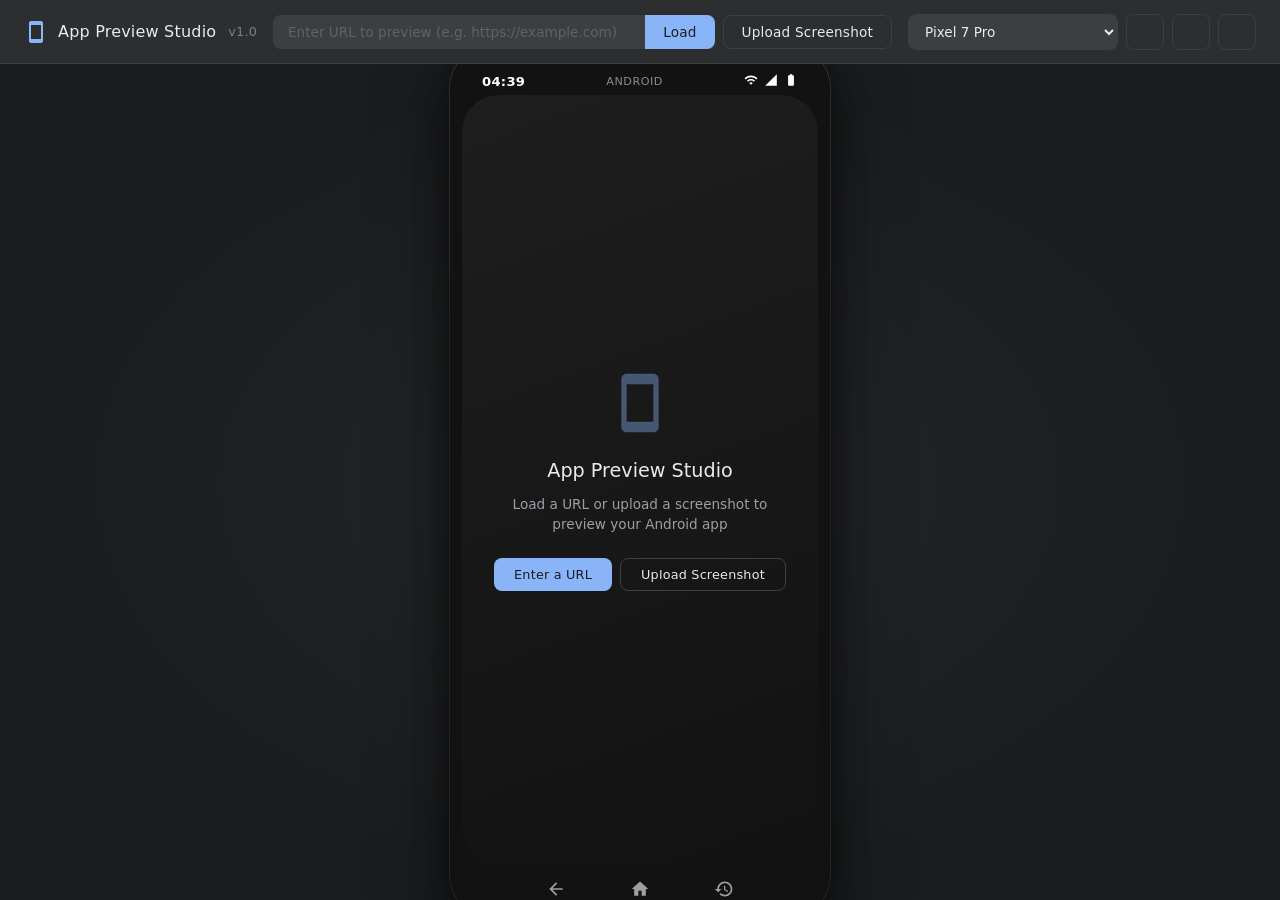
<file: index.html>
<!DOCTYPE html>
<html lang="en">
<head>
  <meta charset="UTF-8">
  <meta name="viewport" content="width=device-width, initial-scale=1.0">
  <title>App Preview Studio – Android App Simulator</title>
  <meta name="description" content="Preview and test Android app designs and web apps in a realistic device simulator.">
  <link rel="stylesheet" href="css/style.css">
</head>
<body>

  <header class="toolbar">
    <div class="toolbar-inner">
      <h1 class="toolbar-logo"><svg viewBox="0 0 24 24"><path d="M17 1.01L7 1c-1.1 0-2 .9-2 2v18c0 1.1.9 2 2 2h10c1.1 0 2-.9 2-2V3c0-1.1-.9-1.99-2-1.99zM17 19H7V5h10v14z"/></svg> App Preview Studio <span>v1.0</span></h1>
      <div class="toolbar-controls">
        <div class="input-group">
          <input type="text" id="urlInput" placeholder="Enter URL to preview (e.g. https://example.com)">
          <button id="loadUrlBtn" class="btn btn-primary">Load</button>
        </div>
        <label class="upload-btn btn btn-outline">
          Upload Screenshot
          <input type="file" id="screenshotInput" accept="image/*" hidden>
        </label>
      </div>
      <div class="toolbar-actions">
        <select id="deviceSelect" class="device-select"></select>
        <button id="rotateBtn" class="btn btn-icon" title="Rotate Device"><svg viewBox="0 0 24 24"><path d="M15.55 5.55L11 1v3.07C7.06 4.56 4 7.92 4 12s3.06 7.44 7 7.93v-2.02c-2.84-.48-5-2.94-5-5.91s2.16-5.43 5-5.91V1l4.55 4.55zM19.93 11c-.17-1.39-.72-2.73-1.62-3.89l-1.42 1.42c.54.75.88 1.6 1.02 2.47h2.02zM13 17.93v2.02c1.39-.17 2.73-.72 3.89-1.62l-1.42-1.42c-.75.54-1.59.89-2.47 1.02zm3.89-2.42l1.42 1.41c.9-1.16 1.45-2.5 1.62-3.89h-2.02c-.14.87-.48 1.72-1.02 2.48z"/></svg></button>
        <button id="screenshotBtn" class="btn btn-icon" title="Capture Screenshot"><svg viewBox="0 0 24 24"><path d="M9 2L7.17 4H4c-1.1 0-2 .9-2 2v12c0 1.1.9 2 2 2h16c1.1 0 2-.9 2-2V6c0-1.1-.9-2-2-2h-3.17L15 2H9zm3 15c-2.76 0-5-2.24-5-5s2.24-5 5-5 5 2.24 5 5-2.24 5-5 5z"/></svg></button>
        <button id="fullscreenBtn" class="btn btn-icon" title="Fullscreen"><svg viewBox="0 0 24 24"><path d="M7 14H5v5h5v-2H7v-3zm-2-4h2V7h3V5H5v5zm12 7h-3v2h5v-5h-2v3zM14 5v2h3v3h2V5h-5z"/></svg></button>
      </div>
    </div>
  </header>

  <main class="studio-area">
    <div class="device-container" id="deviceContainer">
      <div class="device-frame" id="deviceFrame">
        <div class="device-notch"></div>
        <div class="device-speaker"></div>
        <div class="device-camera"></div>
        <div class="device-status-bar" id="statusBar">
          <span class="status-time" id="statusTime">12:00</span>
          <span class="status-center">Android</span>
          <span class="status-icons">
            <span class="status-wifi"><svg viewBox="0 0 24 24"><path d="M1 9l2 2c4.97-4.97 13.03-4.97 18 0l2-2C16.93 2.93 7.08 2.93 1 9zm8 8l3 3 3-3c-1.65-1.66-4.34-1.66-6 0zm-4-4l2 2c2.76-2.76 7.24-2.76 10 0l2-2C15.14 9.14 8.87 9.14 5 13z"/></svg></span>
            <span class="status-signal"><svg viewBox="0 0 24 24"><path d="M2 22h20V2z"/></svg></span>
            <span class="status-battery" id="statusBattery"><svg viewBox="0 0 24 24"><path d="M15.67 4H14V2h-4v2H8.33C7.6 4 7 4.6 7 5.33v15.33C7 21.4 7.6 22 8.33 22h7.33c.74 0 1.34-.6 1.34-1.33V5.33C17 4.6 16.4 4 15.67 4z"/></svg></span>
          </span>
        </div>
        <div class="device-screen" id="deviceScreen">
          <div class="screen-placeholder" id="screenPlaceholder">
            <div class="placeholder-icon"><svg viewBox="0 0 24 24"><path d="M17 1.01L7 1c-1.1 0-2 .9-2 2v18c0 1.1.9 2 2 2h10c1.1 0 2-.9 2-2V3c0-1.1-.9-1.99-2-1.99zM17 19H7V5h10v14z"/></svg></div>
            <h2>App Preview Studio</h2>
            <p>Load a URL or upload a screenshot to preview your Android app</p>
            <div class="placeholder-actions">
              <button id="placeholderUrlBtn" class="btn btn-primary">Enter a URL</button>
              <button id="placeholderUploadBtn" class="btn btn-outline">Upload Screenshot</button>
            </div>
          </div>
          <iframe id="appFrame" class="app-frame" sandbox="allow-scripts allow-same-origin allow-forms allow-popups"></iframe>
          <img id="screenshotPreview" class="screenshot-preview" alt="App Screenshot Preview">
        </div>
        <div class="device-nav-bar">
          <button class="nav-btn" id="navBack" title="Back"><svg viewBox="0 0 24 24"><path d="M20 11H7.83l5.59-5.59L12 4l-8 8 8 8 1.41-1.41L7.83 13H20v-2z"/></svg></button>
          <button class="nav-btn nav-home" id="navHome" title="Home"><svg viewBox="0 0 24 24"><path d="M10 20v-6h4v6h5v-8h3L12 3 2 12h3v8z"/></svg></button>
          <button class="nav-btn" id="navRecent" title="Recent"><svg viewBox="0 0 24 24"><path d="M13 3c-4.97 0-9 4.03-9 9H1l3.89 3.89.07.14L9 12H6c0-3.87 3.13-7 7-7s7 3.13 7 7-3.13 7-7 7c-1.93 0-3.68-.79-4.94-2.06l-1.42 1.42C8.27 19.99 10.51 21 13 21c4.97 0 9-4.03 9-9s-4.03-9-9-9zm-1 5v5l4.28 2.54.72-1.21-3.5-2.08V8H12z"/></svg></button>
        </div>
      </div>
    </div>
  </main>

  <div class="toast" id="toast"></div>

  <script src="js/app.js"></script>
</body>
</html>
</file>
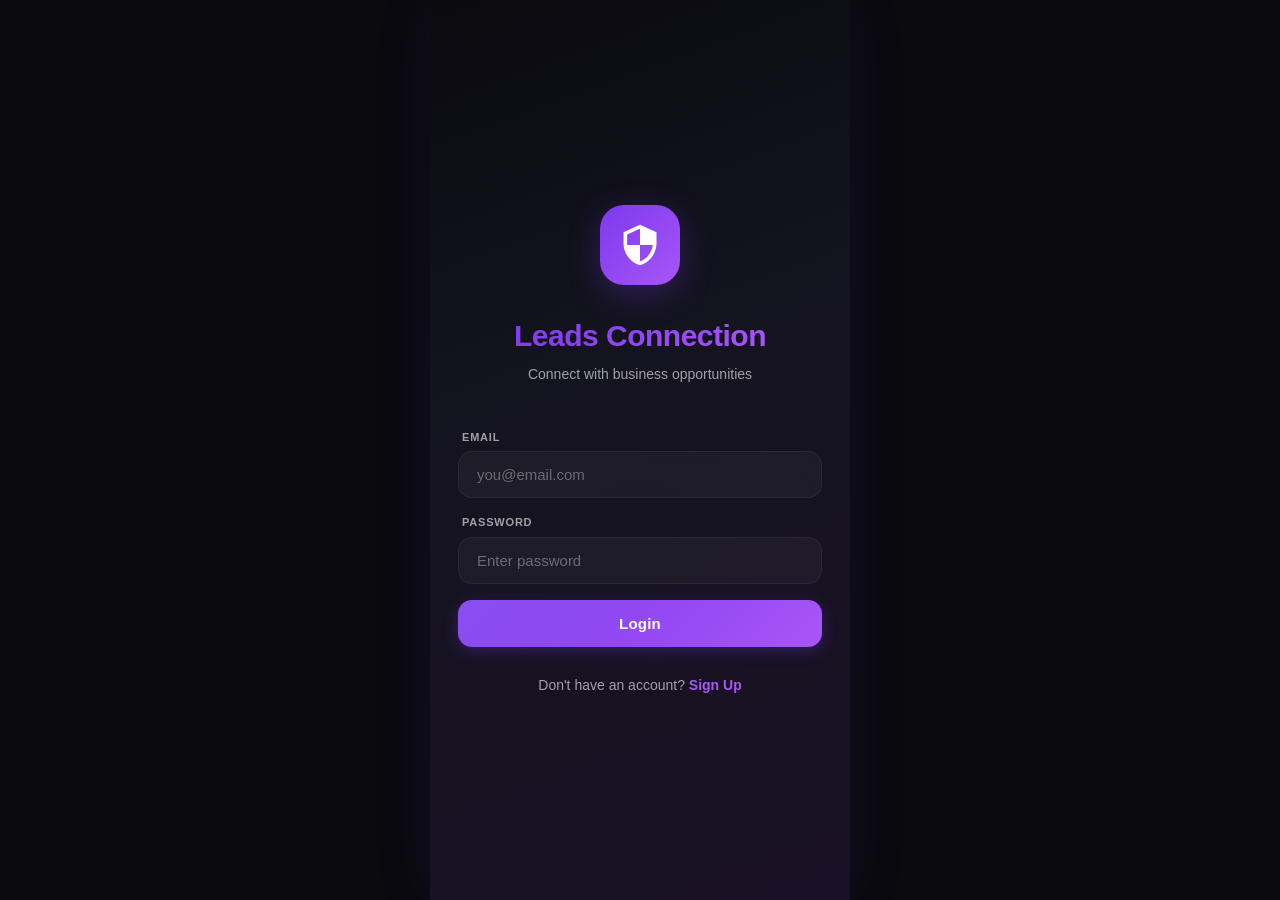
<file: leads-connection/index.html>
<!DOCTYPE html>
<html lang="en">
<head>
  <meta charset="UTF-8">
  <meta name="viewport" content="width=device-width, initial-scale=1.0, maximum-scale=1.0, user-scalable=no">
  <title>Leads Connection</title>
  <link rel="stylesheet" href="css/style.css">
</head>
<body>
  <div id="app"></div>
  <script src="js/app.js"></script>
</body>
</html>
</file>
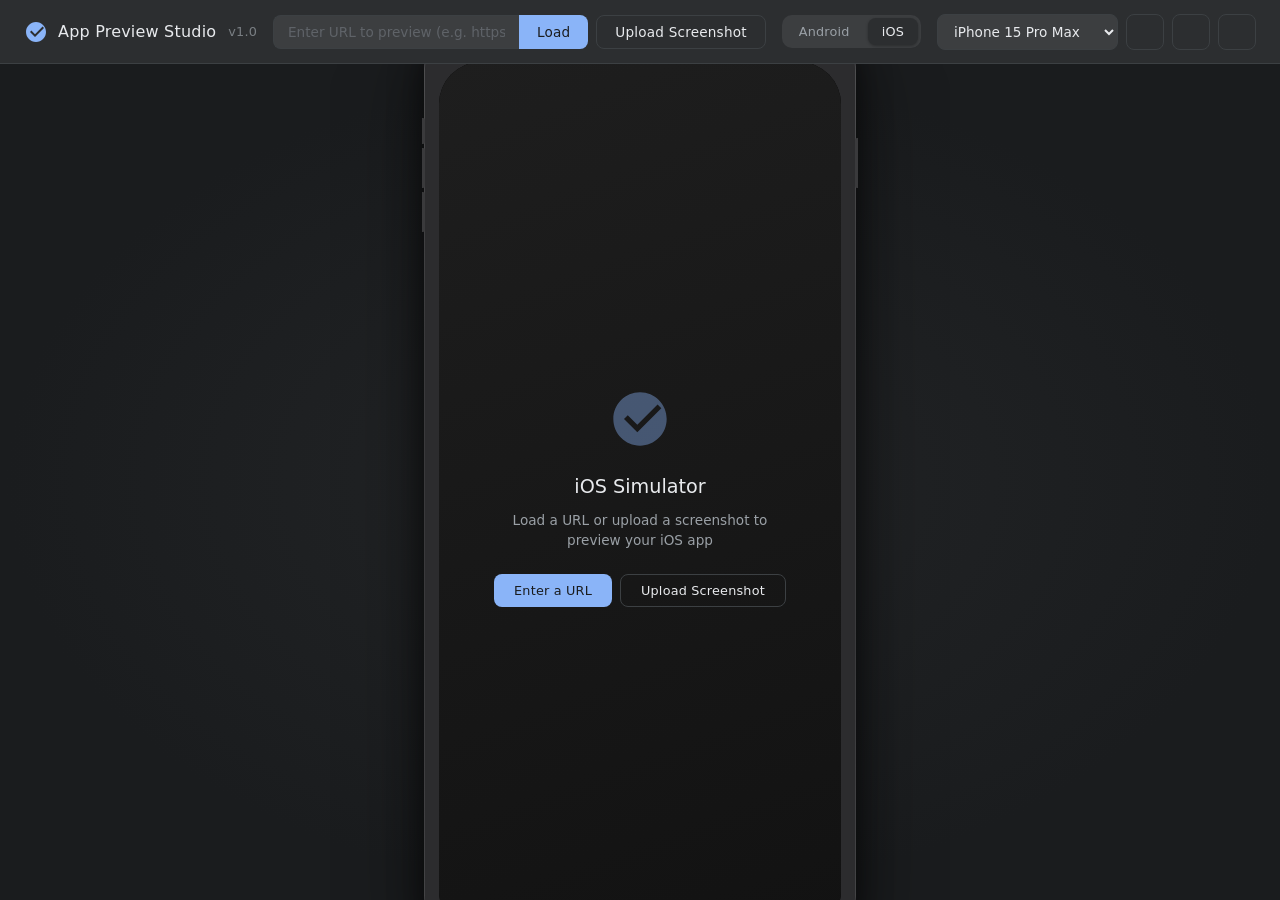
<file: ios.html>
<!DOCTYPE html>
<html lang="en">
<head>
  <meta charset="UTF-8">
  <meta name="viewport" content="width=device-width, initial-scale=1.0">
  <title>App Preview Studio – iOS App Simulator</title>
  <meta name="description" content="Preview and test iOS app designs and web apps in a realistic iPhone simulator.">
  <link rel="stylesheet" href="css/style.css">
  <link rel="stylesheet" href="css/ios.css">
</head>
<body>

  <header class="toolbar">
    <div class="toolbar-inner">
      <h1 class="toolbar-logo"><svg viewBox="0 0 24 24"><path d="M12 2C6.48 2 2 6.48 2 12s4.48 10 10 10 10-4.48 10-10S17.52 2 12 2zm-1 15l-5-5 1.41-1.41L11 14.17l7.59-7.59L20 8l-9 9z"/></svg> App Preview Studio <span>v1.0</span></h1>
      <div class="toolbar-controls">
        <div class="input-group">
          <input type="text" id="urlInput" placeholder="Enter URL to preview (e.g. https://example.com)">
          <button id="loadUrlBtn" class="btn btn-primary">Load</button>
        </div>
        <label class="upload-btn btn btn-outline">
          Upload Screenshot
          <input type="file" id="screenshotInput" accept="image/*" hidden>
        </label>
      </div>
      <div class="toolbar-actions">
        <div class="platform-toggle">
          <button class="platform-btn" onclick="window.location.href='index.html'">Android</button>
          <button class="platform-btn active">iOS</button>
        </div>
        <select id="deviceSelect" class="device-select"></select>
        <button id="rotateBtn" class="btn btn-icon" title="Rotate Device"><svg viewBox="0 0 24 24"><path d="M15.55 5.55L11 1v3.07C7.06 4.56 4 7.92 4 12s3.06 7.44 7 7.93v-2.02c-2.84-.48-5-2.94-5-5.91s2.16-5.43 5-5.91V1l4.55 4.55zM19.93 11c-.17-1.39-.72-2.73-1.62-3.89l-1.42 1.42c.54.75.88 1.6 1.02 2.47h2.02zM13 17.93v2.02c1.39-.17 2.73-.72 3.89-1.62l-1.42-1.42c-.75.54-1.59.89-2.47 1.02zm3.89-2.42l1.42 1.41c.9-1.16 1.45-2.5 1.62-3.89h-2.02c-.14.87-.48 1.72-1.02 2.48z"/></svg></button>
        <button id="screenshotBtn" class="btn btn-icon" title="Capture Screenshot"><svg viewBox="0 0 24 24"><path d="M9 2L7.17 4H4c-1.1 0-2 .9-2 2v12c0 1.1.9 2 2 2h16c1.1 0 2-.9 2-2V6c0-1.1-.9-2-2-2h-3.17L15 2H9zm3 15c-2.76 0-5-2.24-5-5s2.24-5 5-5 5 2.24 5 5-2.24 5-5 5z"/></svg></button>
        <button id="fullscreenBtn" class="btn btn-icon" title="Fullscreen"><svg viewBox="0 0 24 24"><path d="M7 14H5v5h5v-2H7v-3zm-2-4h2V7h3V5H5v5zm12 7h-3v2h5v-5h-2v3zM14 5v2h3v3h2V5h-5z"/></svg></button>
      </div>
    </div>
  </header>

  <main class="studio-area">
    <div class="device-container" id="deviceContainer">
      <div class="ios-frame" id="deviceFrame">

        <!-- Side buttons (visual only) -->
        <div class="ios-side-buttons">
          <div class="ios-side-btn mute"></div>
          <div class="ios-side-btn vol-up"></div>
          <div class="ios-side-btn vol-down"></div>
        </div>
        <div class="ios-side-btn-right"></div>

        <!-- Dynamic Island -->
        <div class="ios-dynamic-island"></div>

        <!-- Notch (fallback for older models) -->
        <div class="ios-notch">
          <div class="ios-notch-speaker"></div>
          <div class="ios-notch-camera"></div>
        </div>

        <!-- Status Bar -->
        <div class="ios-status-bar" id="statusBar">
          <span class="status-time" id="statusTime">12:00</span>
          <span class="status-center">iOS</span>
          <span class="status-icons ios-status-icons">
            <span class="ios-signal-bars">
              <span class="bar"></span>
              <span class="bar"></span>
              <span class="bar"></span>
              <span class="bar"></span>
            </span>
            <span><svg viewBox="0 0 24 24" width="15" height="15" fill="currentColor"><path d="M1 9l2 2c4.97-4.97 13.03-4.97 18 0l2-2C16.93 2.93 7.08 2.93 1 9zm8 8l3 3 3-3c-1.65-1.66-4.34-1.66-6 0zm-4-4l2 2c2.76-2.76 7.24-2.76 10 0l2-2C15.14 9.14 8.87 9.14 5 13z"/></svg></span>
            <span class="ios-battery">
              <span class="ios-battery-icon"><span class="fill"></span></span>
              <span class="ios-battery-pct">78%</span>
            </span>
          </span>
        </div>

        <!-- Screen -->
        <div class="ios-screen" id="deviceScreen">
          <div class="screen-placeholder" id="screenPlaceholder">
            <div class="placeholder-icon ios-placeholder-icon"><svg viewBox="0 0 24 24"><path d="M12 2C6.48 2 2 6.48 2 12s4.48 10 10 10 10-4.48 10-10S17.52 2 12 2zm-1 15l-5-5 1.41-1.41L11 14.17l7.59-7.59L20 8l-9 9z"/></svg></div>
            <h2>iOS Simulator</h2>
            <p>Load a URL or upload a screenshot to preview your iOS app</p>
            <div class="placeholder-actions">
              <button id="placeholderUrlBtn" class="btn btn-primary">Enter a URL</button>
              <button id="placeholderUploadBtn" class="btn btn-outline">Upload Screenshot</button>
            </div>
          </div>
          <iframe id="appFrame" class="app-frame" sandbox="allow-scripts allow-same-origin allow-forms allow-popups"></iframe>
          <img id="screenshotPreview" class="screenshot-preview" alt="App Screenshot Preview">
        </div>

        <!-- Home Indicator -->
        <div class="ios-home-indicator"></div>

      </div>
    </div>
  </main>

  <div class="toast" id="toast"></div>

  <script src="js/ios.js"></script>
</body>
</html>
</file>
<file: css/style.css>
*,
*::before,
*::after {
  margin: 0;
  padding: 0;
  box-sizing: border-box;
}

:root {
  --bg: #1a1c1e;
  --surface: #2c2e30;
  --surface2: #3c3e40;
  --primary: #8ab4f8;
  --primary-hover: #6a94d8;
  --primary-text: #1a1c1e;
  --accent: #81c995;
  --error: #f28b82;
  --text: #e8eaed;
  --text-muted: #9aa0a6;
  --text-disabled: #5f6368;
  --border: #3c4043;
  --radius: 12px;
  --transition: 0.2s cubic-bezier(0.2, 0, 0, 1);
  --font: 'Google Sans', 'Roboto', 'Segoe UI', system-ui, -apple-system, sans-serif;
  --device-radius: 44px;
  --device-bg: #121212;
  --screen-radius: 36px;
  --toolbar-height: 64px;
}

html, body {
  height: 100%;
  font-family: var(--font);
  background: var(--bg);
  color: var(--text);
  overflow: hidden;
}

.toolbar {
  background: var(--surface);
  border-bottom: 1px solid var(--border);
  padding: 0 24px;
  height: var(--toolbar-height);
  display: flex;
  align-items: center;
  position: relative;
  z-index: 10;
}

.toolbar-inner {
  display: flex;
  align-items: center;
  gap: 16px;
  width: 100%;
  max-width: 1400px;
  margin: 0 auto;
}

.toolbar-logo {
  display: flex;
  align-items: center;
  gap: 10px;
  font-size: 1rem;
  font-weight: 500;
  color: var(--text);
  white-space: nowrap;
  letter-spacing: 0.2px;
}

.toolbar-logo svg {
  width: 24px;
  height: 24px;
  fill: var(--primary);
  flex-shrink: 0;
}

.toolbar-logo span {
  opacity: 0.7;
  font-size: 0.8rem;
  font-weight: 400;
  color: var(--text-muted);
  margin-left: 2px;
}

.toolbar-controls {
  display: flex;
  align-items: center;
  gap: 8px;
  flex: 1;
  min-width: 200px;
}

.input-group {
  display: flex;
  flex: 1;
  gap: 0;
}

.input-group input {
  flex: 1;
  padding: 8px 14px;
  border: 1px solid var(--border);
  border-right: none;
  border-radius: 8px 0 0 8px;
  background: var(--surface2);
  color: var(--text);
  font-size: 0.85rem;
  outline: none;
  transition: var(--transition);
  font-family: var(--font);
}

.input-group input:focus {
  border-color: var(--primary);
  background: #1a1c1e;
}

.input-group input::placeholder {
  color: var(--text-disabled);
}

.btn {
  padding: 8px 18px;
  border: none;
  border-radius: 8px;
  font-size: 0.85rem;
  font-weight: 500;
  cursor: pointer;
  transition: var(--transition);
  white-space: nowrap;
  font-family: var(--font);
  letter-spacing: 0.2px;
}

.btn-primary {
  background: var(--primary);
  color: var(--primary-text);
  border-radius: 0 8px 8px 0;
}

.btn-primary:hover {
  background: var(--primary-hover);
}

.btn-outline {
  background: transparent;
  border: 1px solid var(--border);
  border-radius: 8px;
  color: var(--text);
}

.btn-outline:hover {
  border-color: var(--primary);
  color: var(--primary);
  background: rgba(138, 180, 248, 0.08);
}

.btn-icon {
  background: transparent;
  border: 1px solid var(--border);
  border-radius: 8px;
  color: var(--text-muted);
  width: 36px;
  height: 36px;
  display: flex;
  align-items: center;
  justify-content: center;
  font-size: 1.1rem;
  cursor: pointer;
  transition: var(--transition);
}

.btn-icon:hover {
  border-color: var(--primary);
  color: var(--primary);
  background: rgba(138, 180, 248, 0.08);
}

.btn-icon svg {
  width: 18px;
  height: 18px;
  fill: currentColor;
}

.toolbar-actions {
  display: flex;
  align-items: center;
  gap: 8px;
}

.device-select {
  padding: 8px 12px;
  border: 1px solid var(--border);
  border-radius: 8px;
  background: var(--surface2);
  color: var(--text);
  font-size: 0.85rem;
  outline: none;
  cursor: pointer;
  font-family: var(--font);
}

.device-select:focus {
  border-color: var(--primary);
}

.upload-btn {
  cursor: pointer;
}

.studio-area {
  display: flex;
  align-items: center;
  justify-content: center;
  height: calc(100vh - var(--toolbar-height));
  overflow: hidden;
  padding: 20px;
  background: radial-gradient(ellipse at center, #232527 0%, var(--bg) 70%);
}

.device-container {
  display: flex;
  align-items: center;
  justify-content: center;
  transition: var(--transition);
}

.device-frame {
  position: relative;
  background: var(--device-bg);
  border-radius: var(--device-radius);
  padding: 12px;
  box-shadow: 0 0 0 1px rgba(255,255,255,0.06), 0 8px 32px rgba(0,0,0,0.5), 0 24px 80px rgba(0,0,0,0.4);
  transition: var(--transition);
  width: 380px;
}

.device-frame::before {
  content: '';
  position: absolute;
  inset: -1px;
  border-radius: var(--device-radius);
  padding: 1px;
  background: linear-gradient(180deg, rgba(255,255,255,0.08) 0%, transparent 40%, transparent 60%, rgba(255,255,255,0.04) 100%);
  -webkit-mask: linear-gradient(#fff 0 0) content-box, linear-gradient(#fff 0 0);
  -webkit-mask-composite: xor;
  mask-composite: exclude;
  pointer-events: none;
}

.device-frame.landscape {
  width: 700px;
}

.device-notch {
  position: absolute;
  top: 0;
  left: 50%;
  transform: translateX(-50%);
  width: 150px;
  height: 28px;
  background: var(--device-bg);
  border-radius: 0 0 20px 20px;
  z-index: 5;
}

.device-speaker {
  position: absolute;
  top: 8px;
  left: 50%;
  transform: translateX(-50%);
  width: 40px;
  height: 4px;
  background: #2a2a2a;
  border-radius: 2px;
  z-index: 6;
}

.device-camera {
  position: absolute;
  top: 10px;
  right: calc(50% + 40px);
  width: 8px;
  height: 8px;
  background: #1a1a2e;
  border-radius: 50%;
  border: 1px solid #333;
  z-index: 6;
}

.device-status-bar {
  display: flex;
  align-items: center;
  justify-content: space-between;
  padding: 4px 20px;
  color: #fff;
  font-size: 0.75rem;
  font-weight: 500;
  position: relative;
  z-index: 4;
  min-height: 28px;
  margin-top: 10px;
}

.status-icons {
  display: flex;
  align-items: center;
  gap: 6px;
}

.status-icons svg {
  width: 14px;
  height: 14px;
  fill: #fff;
}

.status-time {
  font-size: 0.82rem;
  font-weight: 600;
  letter-spacing: 0.3px;
}

.status-center {
  font-size: 0.7rem;
  opacity: 0.5;
  letter-spacing: 0.5px;
  text-transform: uppercase;
}

.landscape .device-status-bar {
  padding: 2px 16px;
  min-height: 24px;
}

.device-screen {
  position: relative;
  background: #000;
  border-radius: var(--screen-radius);
  overflow: hidden;
  aspect-ratio: 9 / 19.5;
  width: 100%;
}

.landscape .device-screen {
  aspect-ratio: 19.5 / 9;
}

.app-frame {
  width: 100%;
  height: 100%;
  border: none;
  display: none;
}

.screenshot-preview {
  width: 100%;
  height: 100%;
  object-fit: contain;
  display: none;
  background: #fff;
}

.screen-placeholder {
  position: absolute;
  inset: 0;
  display: flex;
  flex-direction: column;
  align-items: center;
  justify-content: center;
  gap: 12px;
  padding: 40px;
  text-align: center;
  background: linear-gradient(160deg, #1e1e1e 0%, #121212 100%);
}

.screen-placeholder .placeholder-icon {
  margin-bottom: 8px;
}

.screen-placeholder .placeholder-icon svg {
  width: 64px;
  height: 64px;
  fill: var(--primary);
  opacity: 0.4;
}

.screen-placeholder h2 {
  font-size: 1.2rem;
  color: var(--text);
  font-weight: 500;
}

.screen-placeholder p {
  font-size: 0.85rem;
  color: var(--text-muted);
  max-width: 280px;
  line-height: 1.5;
}

.placeholder-actions {
  display: flex;
  gap: 8px;
  margin-top: 12px;
}

.placeholder-actions .btn {
  font-size: 0.8rem;
  padding: 8px 20px;
  border-radius: 8px;
}

.placeholder-actions .btn-primary {
  border-radius: 8px;
}

.placeholder-actions .btn-outline {
  border-radius: 8px;
}

.device-nav-bar {
  display: flex;
  align-items: center;
  justify-content: center;
  gap: 48px;
  padding: 8px 0 4px;
  position: relative;
  z-index: 4;
}

.nav-btn {
  background: none;
  border: none;
  color: rgba(255,255,255,0.6);
  cursor: pointer;
  transition: var(--transition);
  padding: 4px 8px;
  line-height: 1;
  display: flex;
  align-items: center;
  justify-content: center;
}

.nav-btn svg {
  width: 20px;
  height: 20px;
  fill: currentColor;
}

.nav-btn:hover {
  color: #fff;
}

.nav-btn:active {
  transform: scale(0.9);
}

.nav-home {
  font-size: 1.3rem;
}

.landscape .device-nav-bar {
  gap: 30px;
  padding: 4px 0 2px;
}

.toast {
  position: fixed;
  bottom: 30px;
  left: 50%;
  transform: translateX(-50%) translateY(100px);
  background: var(--surface2);
  color: var(--text);
  padding: 10px 24px;
  border-radius: 8px;
  font-size: 0.85rem;
  border: 1px solid var(--border);
  opacity: 0;
  transition: all 0.4s ease;
  z-index: 100;
  pointer-events: none;
}

.toast.show {
  opacity: 1;
  transform: translateX(-50%) translateY(0);
}

@media (max-width: 768px) {
  .toolbar {
    padding: 0 12px;
  }

  .toolbar-inner {
    gap: 8px;
  }

  .toolbar-controls {
    order: 3;
    flex-basis: 100%;
  }

  .toolbar-actions {
    margin-left: auto;
  }

  .device-frame {
    width: 300px;
    --device-radius: 36px;
    --screen-radius: 28px;
    padding: 8px;
  }

  .device-frame.landscape {
    width: 480px;
  }

  .device-notch {
    width: 100px;
    height: 22px;
  }

  .device-camera {
    right: calc(50% + 30px);
    width: 6px;
    height: 6px;
  }

  .device-speaker {
    width: 30px;
    height: 3px;
  }

  .studio-area {
    padding: 12px;
    height: calc(100vh - 110px);
  }
}

@media (max-width: 480px) {
  .device-frame {
    width: 260px;
    --device-radius: 28px;
    --screen-radius: 20px;
    padding: 6px;
  }

  .device-frame.landscape {
    width: 380px;
  }
}
</file>
<file: leads-connection/css/style.css>
*,
*::before,
*::after {
  margin: 0;
  padding: 0;
  box-sizing: border-box;
}

:root {
  --bg-gradient: linear-gradient(160deg, #0a0a0f 0%, #14141f 40%, #1a1025 100%);
  --surface-glass: rgba(255, 255, 255, 0.04);
  --surface-glass-hover: rgba(255, 255, 255, 0.08);
  --surface-border: rgba(255, 255, 255, 0.06);
  --surface-border-hover: rgba(255, 255, 255, 0.12);
  --primary-gradient: linear-gradient(135deg, #7c3aed, #a855f7);
  --primary-light: #a855f7;
  --primary-dark: #6d28d9;
  --secondary: #06b6d4;
  --accent-gradient: linear-gradient(135deg, #f59e0b, #ef4444);
  --success: #10b981;
  --error: #ef4444;
  --warning: #f59e0b;
  --text-primary: #f1f5f9;
  --text-secondary: rgba(255, 255, 255, 0.6);
  --text-muted: rgba(255, 255, 255, 0.35);
  --shadow-sm: 0 1px 3px rgba(0, 0, 0, 0.3);
  --shadow-md: 0 4px 12px rgba(0, 0, 0, 0.4);
  --shadow-lg: 0 8px 32px rgba(0, 0, 0, 0.5);
  --shadow-glow: 0 0 20px rgba(124, 58, 237, 0.15);
  --radius-sm: 8px;
  --radius-md: 14px;
  --radius-lg: 20px;
  --radius-full: 9999px;
  --font: 'Inter', 'SF Pro Display', -apple-system, BlinkMacSystemFont, 'Segoe UI', sans-serif;
  --nav-height: 68px;
  --bar-height: 60px;
  --transition: 0.25s cubic-bezier(0.4, 0, 0.2, 1);
  --bounce: 0.5s cubic-bezier(0.34, 1.56, 0.64, 1);
}

html, body {
  height: 100%;
  font-family: var(--font);
  background: #0a0a0f;
  color: var(--text-primary);
  line-height: 1.5;
  -webkit-font-smoothing: antialiased;
  -moz-osx-font-smoothing: grayscale;
}

::selection {
  background: rgba(124, 58, 237, 0.4);
  color: #fff;
}

#app {
  max-width: 420px;
  margin: 0 auto;
  min-height: 100vh;
  min-height: 100dvh;
  background: var(--bg-gradient);
  position: relative;
  display: flex;
  flex-direction: column;
  overflow: hidden;
  box-shadow: 0 0 60px rgba(124, 58, 237, 0.08);
}

@supports (backdrop-filter: blur(20px)) {
  #app::before {
    content: '';
    position: fixed;
    inset: 0;
    pointer-events: none;
    background: radial-gradient(ellipse at 50% -20%, rgba(124,58,237,0.08) 0%, transparent 60%);
    z-index: -1;
  }
}

.app-scroll {
  flex: 1;
  overflow-y: auto;
  -webkit-overflow-scrolling: touch;
  scroll-behavior: smooth;
}

.app-scroll::-webkit-scrollbar {
  width: 3px;
}

.app-scroll::-webkit-scrollbar-track {
  background: transparent;
}

.app-scroll::-webkit-scrollbar-thumb {
  background: rgba(255, 255, 255, 0.1);
  border-radius: 10px;
}

.page {
  display: none;
}

.page.active {
  display: block;
  animation: pageIn 0.35s cubic-bezier(0.4, 0, 0.2, 1);
}

@keyframes pageIn {
  from { opacity: 0; transform: translateY(16px); }
  to { opacity: 1; transform: translateY(0); }
}

@keyframes fadeUp {
  from { opacity: 0; transform: translateY(10px); }
  to { opacity: 1; transform: translateY(0); }
}

@keyframes pulse {
  0%, 100% { opacity: 1; }
  50% { opacity: 0.5; }
}

@keyframes shimmer {
  from { background-position: -200% 0; }
  to { background-position: 200% 0; }
}

/* ─── TOP APP BAR ─── */
.top-app-bar {
  display: flex;
  align-items: center;
  height: var(--bar-height);
  padding: 0 12px;
  background: rgba(255, 255, 255, 0.03);
  backdrop-filter: blur(20px);
  -webkit-backdrop-filter: blur(20px);
  border-bottom: 1px solid var(--surface-border);
  flex-shrink: 0;
  z-index: 10;
}

.top-app-bar .bar-title {
  font-size: 17px;
  font-weight: 600;
  color: var(--text-primary);
  flex: 1;
  letter-spacing: -0.2px;
}

.top-app-bar .bar-title.centered {
  text-align: center;
  font-size: 16px;
  font-weight: 500;
}

.top-app-bar .bar-back {
  width: 38px;
  height: 38px;
  border: none;
  background: var(--surface-glass);
  cursor: pointer;
  display: flex;
  align-items: center;
  justify-content: center;
  border-radius: 12px;
  margin-right: 8px;
  color: var(--text-primary);
  font-size: 22px;
  transition: var(--transition);
  border: 1px solid var(--surface-border);
}

.top-app-bar .bar-back:hover {
  background: var(--surface-glass-hover);
  border-color: var(--surface-border-hover);
}

.top-app-bar .bar-back:active {
  transform: scale(0.92);
}

.top-app-bar .bar-action {
  width: 38px;
  height: 38px;
  border: none;
  background: var(--surface-glass);
  cursor: pointer;
  display: flex;
  align-items: center;
  justify-content: center;
  border-radius: 12px;
  color: var(--text-primary);
  font-size: 20px;
  transition: var(--transition);
  border: 1px solid var(--surface-border);
}

.top-app-bar .bar-action:hover {
  background: var(--surface-glass-hover);
  border-color: var(--surface-border-hover);
}

.top-app-bar .bar-action:active {
  transform: scale(0.92);
}

/* ─── BOTTOM NAV ─── */
.bottom-nav {
  display: flex;
  align-items: center;
  justify-content: space-around;
  height: var(--nav-height);
  background: rgba(255, 255, 255, 0.03);
  backdrop-filter: blur(20px);
  -webkit-backdrop-filter: blur(20px);
  border-top: 1px solid var(--surface-border);
  flex-shrink: 0;
  padding-bottom: 8px;
  z-index: 10;

}

.nav-item {
  display: flex;
  flex-direction: column;
  align-items: center;
  gap: 3px;
  border: none;
  background: transparent;
  cursor: pointer;
  padding: 4px 16px;
  color: var(--text-muted);
  font-size: 11px;
  font-weight: 500;
  transition: var(--transition);
  min-width: 56px;
  font-family: var(--font);
  position: relative;
  letter-spacing: 0.2px;
}

.nav-item svg {
  width: 22px;
  height: 22px;
  fill: currentColor;
  transition: var(--transition);
}

.nav-item span {
  transition: var(--transition);
}

.nav-item.active {
  color: var(--primary-light);
}

.nav-item.active svg {
  filter: drop-shadow(0 0 8px rgba(168, 85, 247, 0.4));
}

.nav-item:active {
  transform: scale(0.9);
}

/* ─── AUTH ─── */
.auth-container {
  display: flex;
  flex-direction: column;
  align-items: center;
  justify-content: center;
  min-height: 100vh;
  min-height: 100dvh;
  padding: 32px 28px;
  text-align: center;
}

.auth-logo {
  width: 80px;
  height: 80px;
  border-radius: 24px;
  background: var(--primary-gradient);
  display: flex;
  align-items: center;
  justify-content: center;
  margin-bottom: 28px;
  box-shadow: 0 8px 32px rgba(124, 58, 237, 0.3);
  animation: fadeUp 0.6s ease;
}

.auth-logo svg {
  width: 44px;
  height: 44px;
  fill: #fff;
}

.auth-title {
  font-size: 30px;
  font-weight: 700;
  background: var(--primary-gradient);
  -webkit-background-clip: text;
  -webkit-text-fill-color: transparent;
  background-clip: text;
  margin-bottom: 6px;
  letter-spacing: -0.5px;
  animation: fadeUp 0.6s ease 0.1s both;
}

.auth-subtitle {
  font-size: 14px;
  color: var(--text-secondary);
  margin-bottom: 44px;
  font-weight: 400;
  animation: fadeUp 0.6s ease 0.2s both;
}

.form-group {
  width: 100%;
  margin-bottom: 16px;
  text-align: left;
  animation: fadeUp 0.6s ease 0.3s both;
}

.form-group:nth-child(2) {
  animation-delay: 0.35s;
}

.form-group:nth-child(3) {
  animation-delay: 0.4s;
}

.form-label {
  font-size: 11px;
  font-weight: 600;
  color: var(--text-secondary);
  margin-bottom: 6px;
  display: block;
  padding-left: 4px;
  text-transform: uppercase;
  letter-spacing: 0.8px;
}

.form-input {
  width: 100%;
  padding: 14px 18px;
  border: 1px solid var(--surface-border);
  border-radius: var(--radius-md);
  font-size: 15px;
  font-family: var(--font);
  outline: none;
  transition: var(--transition);
  background: var(--surface-glass);
  color: var(--text-primary);
  backdrop-filter: blur(10px);
}

.form-input:focus {
  border-color: rgba(168, 85, 247, 0.5);
  background: rgba(255, 255, 255, 0.06);
  box-shadow: 0 0 0 3px rgba(124, 58, 237, 0.1);
}

.form-input::placeholder {
  color: var(--text-muted);
}

.btn {
  width: 100%;
  padding: 15px 24px;
  border: none;
  border-radius: var(--radius-md);
  font-size: 15px;
  font-weight: 600;
  font-family: var(--font);
  cursor: pointer;
  transition: var(--transition);
  text-align: center;
  letter-spacing: 0.2px;
  position: relative;
  overflow: hidden;
}

.btn::after {
  content: '';
  position: absolute;
  inset: 0;
  background: linear-gradient(135deg, rgba(255,255,255,0.1) 0%, transparent 50%);
  pointer-events: none;
}

.btn-primary {
  background: var(--primary-gradient);
  color: #fff;
  box-shadow: 0 4px 16px rgba(124, 58, 237, 0.3);
}

.btn-primary:hover {
  transform: translateY(-1px);
  box-shadow: 0 6px 24px rgba(124, 58, 237, 0.4);
}

.btn-primary:active {
  transform: translateY(0);
  box-shadow: 0 2px 8px rgba(124, 58, 237, 0.3);
}

.btn-outline {
  background: var(--surface-glass);
  border: 1px solid var(--surface-border);
  color: var(--text-primary);
  backdrop-filter: blur(10px);
}

.btn-outline:hover {
  background: var(--surface-glass-hover);
  border-color: var(--surface-border-hover);
}

.btn-outline:active {
  transform: scale(0.98);
}

.btn-row {
  display: flex;
  gap: 12px;
  margin-top: 8px;
}

.btn-row .btn {
  flex: 1;
}

.auth-link {
  margin-top: 28px;
  font-size: 14px;
  color: var(--text-secondary);
  animation: fadeUp 0.6s ease 0.5s both;
}

.auth-link a {
  color: var(--primary-light);
  text-decoration: none;
  font-weight: 600;
  cursor: pointer;
  transition: var(--transition);
}

.auth-link a:hover {
  color: #c084fc;
  text-decoration: underline;
}

/* ─── WELCOME CARD ─── */
.welcome-card {
  background: linear-gradient(135deg, rgba(124, 58, 237, 0.2), rgba(168, 85, 247, 0.1));
  border: 1px solid rgba(168, 85, 247, 0.15);
  border-radius: var(--radius-lg);
  padding: 24px;
  margin: 16px;
  backdrop-filter: blur(20px);
  position: relative;
  overflow: hidden;
}

.welcome-card::before {
  content: '';
  position: absolute;
  top: -50%;
  right: -50%;
  width: 100%;
  height: 100%;
  background: radial-gradient(circle, rgba(168,85,247,0.08) 0%, transparent 60%);
  pointer-events: none;
}

.welcome-card h2 {
  font-size: 20px;
  font-weight: 700;
  color: var(--text-primary);
  margin-bottom: 4px;
  position: relative;
}

.welcome-card p {
  font-size: 13px;
  color: var(--text-secondary);
  font-weight: 400;
  position: relative;
}

/* ─── STATS ─── */
.stats-row {
  display: flex;
  gap: 8px;
  margin: 0 16px 16px;
}

.stat-card {
  flex: 1;
  background: var(--surface-glass);
  border: 1px solid var(--surface-border);
  border-radius: var(--radius-md);
  padding: 14px 6px;
  text-align: center;
  backdrop-filter: blur(10px);
  transition: var(--transition);
}

.stat-card:active {
  transform: scale(0.96);
}

.stat-card .stat-value {
  font-size: 22px;
  font-weight: 700;
  margin-bottom: 2px;
  letter-spacing: -0.5px;
}

.stat-card .stat-label {
  font-size: 10px;
  color: var(--text-muted);
  font-weight: 600;
  letter-spacing: 0.8px;
  text-transform: uppercase;
}

/* ─── QUICK ACTIONS ─── */
.quick-actions {
  display: flex;
  gap: 10px;
  margin: 0 16px 16px;
}

.quick-actions .btn {
  font-size: 13px;
  padding: 11px 16px;
  border-radius: var(--radius-md);
}

/* ─── SECTION HEADER ─── */
.section-header {
  display: flex;
  justify-content: space-between;
  align-items: center;
  margin: 0 16px 10px;
}

.section-title {
  font-size: 15px;
  font-weight: 600;
  color: var(--text-primary);
  letter-spacing: -0.2px;
}

/* ─── LEAD CARD ─── */
.lead-card {
  background: var(--surface-glass);
  border: 1px solid var(--surface-border);
  border-radius: var(--radius-md);
  padding: 16px;
  margin: 0 16px 10px;
  cursor: pointer;
  transition: var(--transition);
  backdrop-filter: blur(10px);
  animation: fadeUp 0.4s ease both;
}

.lead-card:nth-child(1) { animation-delay: 0s; }
.lead-card:nth-child(2) { animation-delay: 0.05s; }
.lead-card:nth-child(3) { animation-delay: 0.1s; }
.lead-card:nth-child(4) { animation-delay: 0.15s; }
.lead-card:nth-child(5) { animation-delay: 0.2s; }

.lead-card:hover {
  background: var(--surface-glass-hover);
  border-color: var(--surface-border-hover);
  transform: translateY(-1px);
  box-shadow: var(--shadow-glow);
}

.lead-card:active {
  transform: scale(0.98);
}

.lead-card-header {
  display: flex;
  justify-content: space-between;
  align-items: flex-start;
  margin-bottom: 6px;
}

.lead-card-title {
  font-size: 14px;
  font-weight: 600;
  flex: 1;
  margin-right: 8px;
  line-height: 1.3;
  color: var(--text-primary);
}

.lead-card-desc {
  font-size: 12px;
  color: var(--text-secondary);
  margin-bottom: 10px;
  display: -webkit-box;
  -webkit-line-clamp: 2;
  -webkit-box-orient: vertical;
  overflow: hidden;
  line-height: 1.5;
}

.lead-card-meta {
  display: flex;
  justify-content: space-between;
  align-items: center;
  font-size: 13px;
}

.lead-card-location {
  color: var(--text-secondary);
  font-size: 12px;
}

.lead-card-budget {
  font-weight: 700;
  color: var(--secondary);
  font-size: 14px;
}

/* ─── CHIPS ─── */
.chip {
  display: inline-block;
  padding: 3px 10px;
  border-radius: var(--radius-full);
  font-size: 10px;
  font-weight: 600;
  letter-spacing: 0.3px;
  text-transform: uppercase;
}

.chip-urgent {
  background: rgba(239, 68, 68, 0.15);
  color: #fca5a5;
  border: 1px solid rgba(239, 68, 68, 0.25);
}

.chip-type {
  background: rgba(6, 182, 212, 0.1);
  color: #67e8f9;
  border: 1px solid rgba(6, 182, 212, 0.2);
}

.chip-category {
  background: rgba(168, 85, 247, 0.1);
  color: #c084fc;
  border: 1px solid rgba(168, 85, 247, 0.2);
}

/* ─── SEARCH ─── */
.search-bar {
  position: relative;
  margin: 12px 16px 14px;
}

.search-bar input {
  padding-left: 44px;
  border-radius: var(--radius-md);
  background: var(--surface-glass);
  border: 1px solid var(--surface-border);
  font-size: 15px;
  padding-top: 13px;
  padding-bottom: 13px;
  backdrop-filter: blur(10px);
}

.search-bar input:focus {
  background: rgba(255, 255, 255, 0.06);
  border-color: rgba(168, 85, 247, 0.4);
  box-shadow: 0 0 0 3px rgba(124, 58, 237, 0.08);
}

.search-bar .search-icon {
  position: absolute;
  left: 16px;
  top: 50%;
  transform: translateY(-50%);
  color: var(--text-muted);
  pointer-events: none;
}

.search-bar .search-icon svg {
  width: 18px;
  height: 18px;
  fill: currentColor;
}

/* ─── FILTER ROW ─── */
.filter-row {
  display: flex;
  gap: 6px;
  overflow-x: auto;
  padding: 0 16px 14px;
  -webkit-overflow-scrolling: touch;
}

.filter-row::-webkit-scrollbar {
  height: 0;
}

.filter-chip {
  padding: 6px 14px;
  border: 1px solid var(--surface-border);
  border-radius: var(--radius-full);
  font-size: 12px;
  font-weight: 500;
  cursor: pointer;
  white-space: nowrap;
  background: var(--surface-glass);
  color: var(--text-secondary);
  transition: var(--transition);
  flex-shrink: 0;
  font-family: var(--font);
  backdrop-filter: blur(10px);
}

.filter-chip:hover {
  background: var(--surface-glass-hover);
  border-color: var(--surface-border-hover);
}

.filter-chip.active {
  background: rgba(124, 58, 237, 0.2);
  color: var(--primary-light);
  border-color: rgba(168, 85, 247, 0.3);
  box-shadow: 0 0 12px rgba(124, 58, 237, 0.1);
}

.results-count {
  font-size: 12px;
  color: var(--text-muted);
  padding: 0 16px;
  margin-bottom: 10px;
  font-weight: 500;
}

/* ─── DETAIL ─── */
.detail-content {
  padding: 16px;
}

.detail-title-row {
  display: flex;
  justify-content: space-between;
  align-items: flex-start;
  margin-bottom: 12px;
}

.detail-title {
  font-size: 20px;
  font-weight: 700;
  flex: 1;
  margin-right: 8px;
  line-height: 1.3;
  letter-spacing: -0.3px;
}

.detail-chips {
  display: flex;
  gap: 8px;
  margin-bottom: 20px;
}

.budget-card {
  background: linear-gradient(135deg, rgba(6, 182, 212, 0.1), rgba(6, 182, 212, 0.05));
  border: 1px solid rgba(6, 182, 212, 0.15);
  border-radius: var(--radius-lg);
  padding: 20px;
  margin-bottom: 20px;
  backdrop-filter: blur(10px);
}

.budget-label {
  font-size: 11px;
  color: var(--text-secondary);
  margin-bottom: 4px;
  letter-spacing: 0.8px;
  text-transform: uppercase;
  font-weight: 600;
}

.budget-amount {
  font-size: 30px;
  font-weight: 700;
  color: var(--secondary);
  letter-spacing: -0.5px;
}

.section-label {
  font-size: 12px;
  font-weight: 600;
  color: var(--text-secondary);
  margin-bottom: 8px;
  margin-top: 20px;
  letter-spacing: 0.5px;
  text-transform: uppercase;
}

.detail-text {
  font-size: 14px;
  color: var(--text-secondary);
  line-height: 1.7;
  margin-bottom: 8px;
}

.info-grid {
  display: grid;
  grid-template-columns: 1fr 1fr;
  gap: 4px 12px;
}

.info-item {
  margin-bottom: 12px;
}

.info-label {
  font-size: 10px;
  color: var(--text-muted);
  font-weight: 600;
  letter-spacing: 0.5px;
  text-transform: uppercase;
}

.info-value {
  font-size: 14px;
  font-weight: 500;
  color: var(--text-primary);
}

.tag-row {
  display: flex;
  flex-wrap: wrap;
  gap: 6px;
  margin-bottom: 16px;
}

.tag {
  padding: 4px 12px;
  background: var(--surface-glass);
  border: 1px solid var(--surface-border);
  border-radius: var(--radius-full);
  font-size: 12px;
  color: var(--text-secondary);
}

.contact-row {
  display: flex;
  align-items: center;
  gap: 12px;
  margin-bottom: 10px;
  font-size: 13px;
  padding: 12px 16px;
  background: var(--surface-glass);
  border: 1px solid var(--surface-border);
  border-radius: var(--radius-md);
  transition: var(--transition);
}

.contact-row:hover {
  background: var(--surface-glass-hover);
  border-color: var(--surface-border-hover);
}

.contact-row svg {
  width: 18px;
  height: 18px;
  fill: var(--primary-light);
  flex-shrink: 0;
}

.detail-actions {
  display: flex;
  gap: 12px;
  margin-top: 28px;
  padding-bottom: 28px;
}

.detail-actions .btn-outline {
  color: var(--text-primary);
}

/* ─── PROFILE ─── */
.profile-header {
  text-align: center;
  padding: 32px 16px 24px;
  position: relative;
}

.profile-header::before {
  content: '';
  position: absolute;
  top: 0;
  left: 0;
  right: 0;
  height: 120px;
  background: linear-gradient(180deg, rgba(124,58,237,0.15) 0%, transparent 100%);
  pointer-events: none;
}

.profile-avatar {
  width: 80px;
  height: 80px;
  border-radius: 24px;
  background: var(--primary-gradient);
  color: #fff;
  display: flex;
  align-items: center;
  justify-content: center;
  margin: 0 auto 14px;
  font-size: 34px;
  box-shadow: 0 8px 32px rgba(124, 58, 237, 0.3);
  position: relative;
}

.profile-name {
  font-size: 22px;
  font-weight: 700;
  color: var(--text-primary);
  letter-spacing: -0.3px;
  position: relative;
}

.profile-email {
  font-size: 13px;
  color: var(--text-secondary);
  margin-bottom: 14px;
  position: relative;
}

.profile-badge {
  display: inline-flex;
  align-items: center;
  gap: 6px;
  padding: 5px 16px;
  background: rgba(16, 185, 129, 0.15);
  color: #6ee7b7;
  border-radius: var(--radius-full);
  font-size: 12px;
  font-weight: 600;
  border: 1px solid rgba(16, 185, 129, 0.2);
  position: relative;
}

.profile-stats {
  display: flex;
  gap: 8px;
  padding: 16px 16px 24px;
  position: relative;
}

.menu-list {
  padding: 0 16px 20px;
}

.menu-item {
  display: flex;
  align-items: center;
  padding: 15px 4px;
  cursor: pointer;
  transition: var(--transition);
  border-bottom: 1px solid var(--surface-border);
}

.menu-item:active {
  background: var(--surface-glass);
  border-radius: var(--radius-md);
  padding-left: 12px;
  padding-right: 12px;
  border-color: transparent;
}

.menu-item svg {
  width: 20px;
  height: 20px;
  fill: var(--text-muted);
  margin-right: 14px;
  flex-shrink: 0;
}

.menu-text {
  flex: 1;
  font-size: 15px;
  font-weight: 500;
  color: var(--text-primary);
}

.menu-arrow {
  color: var(--text-muted);
  font-size: 18px;
  opacity: 0.5;
}

.logout-section {
  padding: 8px 16px 24px;
}

.logout-section .btn-outline {
  color: var(--error);
  border-color: rgba(239, 68, 68, 0.2);
}

.logout-section .btn-outline:hover {
  background: rgba(239, 68, 68, 0.1);
  border-color: rgba(239, 68, 68, 0.3);
}

/* ─── TOAST ─── */
.toast {
  position: fixed;
  bottom: 90px;
  left: 50%;
  transform: translateX(-50%) translateY(20px);
  background: rgba(30, 30, 40, 0.95);
  backdrop-filter: blur(20px);
  color: var(--text-primary);
  padding: 12px 24px;
  border-radius: var(--radius-md);
  font-size: 13px;
  font-weight: 500;
  opacity: 0;
  transition: opacity 0.35s ease, transform 0.35s cubic-bezier(0.34, 1.56, 0.64, 1);
  z-index: 200;
  pointer-events: none;
  text-align: center;
  box-shadow: 0 8px 32px rgba(0, 0, 0, 0.5);
  border: 1px solid var(--surface-border);
  max-width: 360px;
  width: 90%;
}

.toast.show {
  opacity: 1;
  transform: translateX(-50%) translateY(0);
}

/* ─── LOADING / EMPTY ─── */
.loading {
  text-align: center;
  padding: 48px 24px;
  color: var(--text-muted);
  font-size: 14px;
}

.empty-state {
  text-align: center;
  padding: 60px 24px;
  color: var(--text-muted);
}

.empty-state svg {
  width: 56px;
  height: 56px;
  fill: var(--text-muted);
  opacity: 0.3;
  margin-bottom: 16px;
}

.empty-state h3 {
  font-size: 17px;
  font-weight: 600;
  color: var(--text-secondary);
  margin-bottom: 4px;
}

.empty-state p {
  font-size: 13px;
}
</file>
<file: css/ios.css>
:root {
  --ios-device-radius: 52px;
  --ios-screen-radius: 42px;
  --ios-bg: #1c1c1e;
  --ios-frame-bg: #2c2c2e;
  --ios-frame-border: #3a3a3c;
  --ios-home-indicator: #e5e5ea;
  --ios-dynamic-island: #0a0a0b;
  --ios-notch-bg: #0a0a0b;
  --ios-status-text: #e5e5ea;
  --ios-side-btn: #3a3a3c;
  --ios-ring: #6e6e73;
  --ios-silver: #e5e5ea;
  --ios-graphite: #636366;
  --ios-gold: #f0d6b5;
}

/* Platform toggle */
.platform-toggle {
  display: flex;
  gap: 4px;
  background: var(--surface2);
  border-radius: 10px;
  padding: 3px;
  margin-right: 8px;
}

.platform-btn {
  padding: 6px 14px;
  border: none;
  border-radius: 8px;
  font-size: 0.8rem;
  font-weight: 500;
  cursor: pointer;
  transition: var(--transition);
  background: transparent;
  color: var(--text-muted);
  font-family: var(--font);
  letter-spacing: 0.2px;
}

.platform-btn.active {
  background: var(--surface);
  color: var(--text);
  box-shadow: 0 1px 3px rgba(0,0,0,0.3);
}

.platform-btn:hover:not(.active) {
  color: var(--text);
}

/* iOS device frame */
.ios-frame {
  position: relative;
  background: var(--ios-frame-bg);
  border-radius: var(--ios-device-radius);
  padding: 14px;
  box-shadow: 0 0 0 1px var(--ios-frame-border), 0 8px 32px rgba(0,0,0,0.6), 0 24px 80px rgba(0,0,0,0.5);
  transition: var(--transition);
  width: 380px;
}

.ios-frame::before {
  content: '';
  position: absolute;
  inset: -1px;
  border-radius: var(--ios-device-radius);
  padding: 1px;
  background: linear-gradient(180deg, rgba(255,255,255,0.12) 0%, transparent 35%, transparent 65%, rgba(255,255,255,0.06) 100%);
  -webkit-mask: linear-gradient(#fff 0 0) content-box, linear-gradient(#fff 0 0);
  -webkit-mask-composite: xor;
  mask-composite: exclude;
  pointer-events: none;
}

.ios-frame .ios-side-buttons {
  position: absolute;
  left: -3px;
  top: 100px;
  display: flex;
  flex-direction: column;
  gap: 4px;
  z-index: 1;
}

.ios-frame .ios-side-btn {
  width: 3px;
  height: 30px;
  background: var(--ios-side-btn);
  border-radius: 0 2px 2px 0;
}

.ios-frame .ios-side-btn.mute {
  height: 26px;
  top: 60px;
}

.ios-frame .ios-side-btn.vol-up {
  height: 40px;
}

.ios-frame .ios-side-btn.vol-down {
  height: 40px;
}

.ios-frame .ios-side-btn-right {
  position: absolute;
  right: -3px;
  top: 120px;
  width: 3px;
  height: 50px;
  background: var(--ios-side-btn);
  border-radius: 2px 0 0 2px;
  z-index: 1;
}

.ios-frame.landscape {
  width: 680px;
}

.ios-frame.landscape .ios-side-buttons,
.ios-frame.landscape .ios-side-btn-right {
  display: none;
}

/* Dynamic Island */
.ios-dynamic-island {
  position: absolute;
  top: 6px;
  left: 50%;
  transform: translateX(-50%);
  width: 110px;
  height: 30px;
  background: var(--ios-dynamic-island);
  border-radius: 20px;
  z-index: 10;
  transition: var(--transition);
}

.ios-dynamic-island::before {
  content: '';
  position: absolute;
  right: 16px;
  top: 7px;
  width: 8px;
  height: 8px;
  background: rgba(80, 40, 130, 0.6);
  border-radius: 50%;
  box-shadow: 0 0 4px rgba(80, 40, 130, 0.3);
}

.ios-notch {
  position: absolute;
  top: 0;
  left: 50%;
  transform: translateX(-50%);
  width: 180px;
  height: 26px;
  background: var(--ios-notch-bg);
  border-radius: 0 0 18px 18px;
  z-index: 10;
}

.ios-notch-speaker {
  position: absolute;
  top: 6px;
  left: 50%;
  transform: translateX(-50%);
  width: 34px;
  height: 5px;
  background: #1c1c1e;
  border-radius: 3px;
  z-index: 11;
}

.ios-notch-camera {
  position: absolute;
  top: 8px;
  right: calc(50% + 48px);
  width: 7px;
  height: 7px;
  background: #1a1a2e;
  border-radius: 50%;
  border: 1px solid rgba(255,255,255,0.08);
  z-index: 11;
}

.no-notch .ios-notch,
.no-notch .ios-notch-speaker,
.no-notch .ios-notch-camera {
  display: none;
}

.dynamic-island .ios-notch,
.dynamic-island .ios-notch-speaker,
.dynamic-island .ios-notch-camera {
  display: none;
}

.landscape .ios-dynamic-island,
.landscape .ios-notch,
.landscape .ios-notch-speaker,
.landscape .ios-notch-camera {
  display: none !important;
}

/* iOS Status Bar */
.ios-status-bar {
  display: flex;
  align-items: center;
  justify-content: space-between;
  padding: 6px 24px 2px;
  color: var(--ios-status-text);
  font-size: 0.78rem;
  font-weight: 600;
  position: relative;
  z-index: 5;
  min-height: 30px;
}

.ios-status-bar .status-time {
  font-weight: 700;
  font-size: 0.85rem;
  letter-spacing: 0.2px;
  font-variant-numeric: tabular-nums;
}

.ios-status-bar .status-center {
  font-size: 0.7rem;
  font-weight: 600;
  opacity: 0.4;
  letter-spacing: 0.3px;
}

.ios-status-bar .status-icons {
  display: flex;
  align-items: center;
  gap: 5px;
}

.ios-status-icons svg {
  width: 15px;
  height: 15px;
  fill: var(--ios-status-text);
}

.ios-signal-bars {
  display: flex;
  align-items: flex-end;
  gap: 1.5px;
  height: 12px;
}

.ios-signal-bars .bar {
  width: 3px;
  background: var(--ios-status-text);
  border-radius: 1px;
}

.ios-signal-bars .bar:nth-child(1) { height: 4px; }
.ios-signal-bars .bar:nth-child(2) { height: 7px; }
.ios-signal-bars .bar:nth-child(3) { height: 10px; }
.ios-signal-bars .bar:nth-child(4) { height: 12px; }

.ios-battery {
  display: flex;
  align-items: center;
  gap: 2px;
}

.ios-battery-icon {
  position: relative;
  width: 22px;
  height: 11px;
  border: 1.5px solid var(--ios-status-text);
  border-radius: 3px;
  display: flex;
  align-items: center;
  padding: 1.5px;
}

.ios-battery-icon .fill {
  height: 100%;
  width: 75%;
  background: #34c759;
  border-radius: 1.5px;
}

.ios-battery-icon::after {
  content: '';
  position: absolute;
  right: -3px;
  top: 50%;
  transform: translateY(-50%);
  width: 3px;
  height: 4px;
  background: var(--ios-status-text);
  border-radius: 0 1px 1px 0;
}

.ios-battery-pct {
  font-size: 0.7rem;
  font-weight: 600;
  margin-left: 2px;
}

/* iOS Screen */
.ios-screen {
  position: relative;
  background: #000;
  border-radius: var(--ios-screen-radius);
  overflow: hidden;
  aspect-ratio: 9 / 19.5;
  width: 100%;
}

.landscape .ios-screen {
  aspect-ratio: 19.5 / 9;
}

/* Home Indicator */
.ios-home-indicator {
  position: absolute;
  bottom: 6px;
  left: 50%;
  transform: translateX(-50%);
  width: 120px;
  height: 5px;
  background: var(--ios-home-indicator);
  border-radius: 3px;
  z-index: 10;
  opacity: 0.8;
}

.landscape .ios-home-indicator {
  width: 100px;
  height: 4px;
}

/* Color variants */
.ios-frame.gold {
  --ios-frame-bg: #d4b896;
  --ios-frame-border: #b89d7a;
  --ios-side-btn: #c4a886;
}

.ios-frame.silver {
  --ios-frame-bg: #d1d1d6;
  --ios-frame-border: #b8b8be;
  --ios-side-btn: #b8b8be;
}

.ios-frame:not(.gold):not(.silver) {
  --ios-frame-bg: #2c2c2e;
  --ios-frame-border: #3a3a3c;
  --ios-side-btn: #3a3a3c;
}

/* iOS placeholder */
.ios-placeholder-icon svg {
  fill: #8e8e93;
}

/* Responsive */
@media (max-width: 768px) {
  .ios-frame {
    width: 300px;
    --ios-device-radius: 38px;
    --ios-screen-radius: 30px;
    padding: 10px;
  }

  .ios-frame.landscape {
    width: 460px;
  }

  .ios-dynamic-island {
    width: 90px;
    height: 25px;
    top: 4px;
  }

  .ios-notch {
    width: 140px;
    height: 22px;
  }

  .ios-home-indicator {
    width: 100px;
    height: 4px;
  }

  .ios-side-buttons,
  .ios-side-btn-right {
    display: none;
  }
}

@media (max-width: 480px) {
  .ios-frame {
    width: 260px;
    --ios-device-radius: 30px;
    --ios-screen-radius: 24px;
    padding: 8px;
  }

  .ios-frame.landscape {
    width: 370px;
  }

  .ios-dynamic-island {
    width: 70px;
    height: 22px;
  }

  .ios-notch {
    width: 110px;
    height: 18px;
  }

  .ios-home-indicator {
    width: 80px;
    height: 3px;
  }
}
</file>
